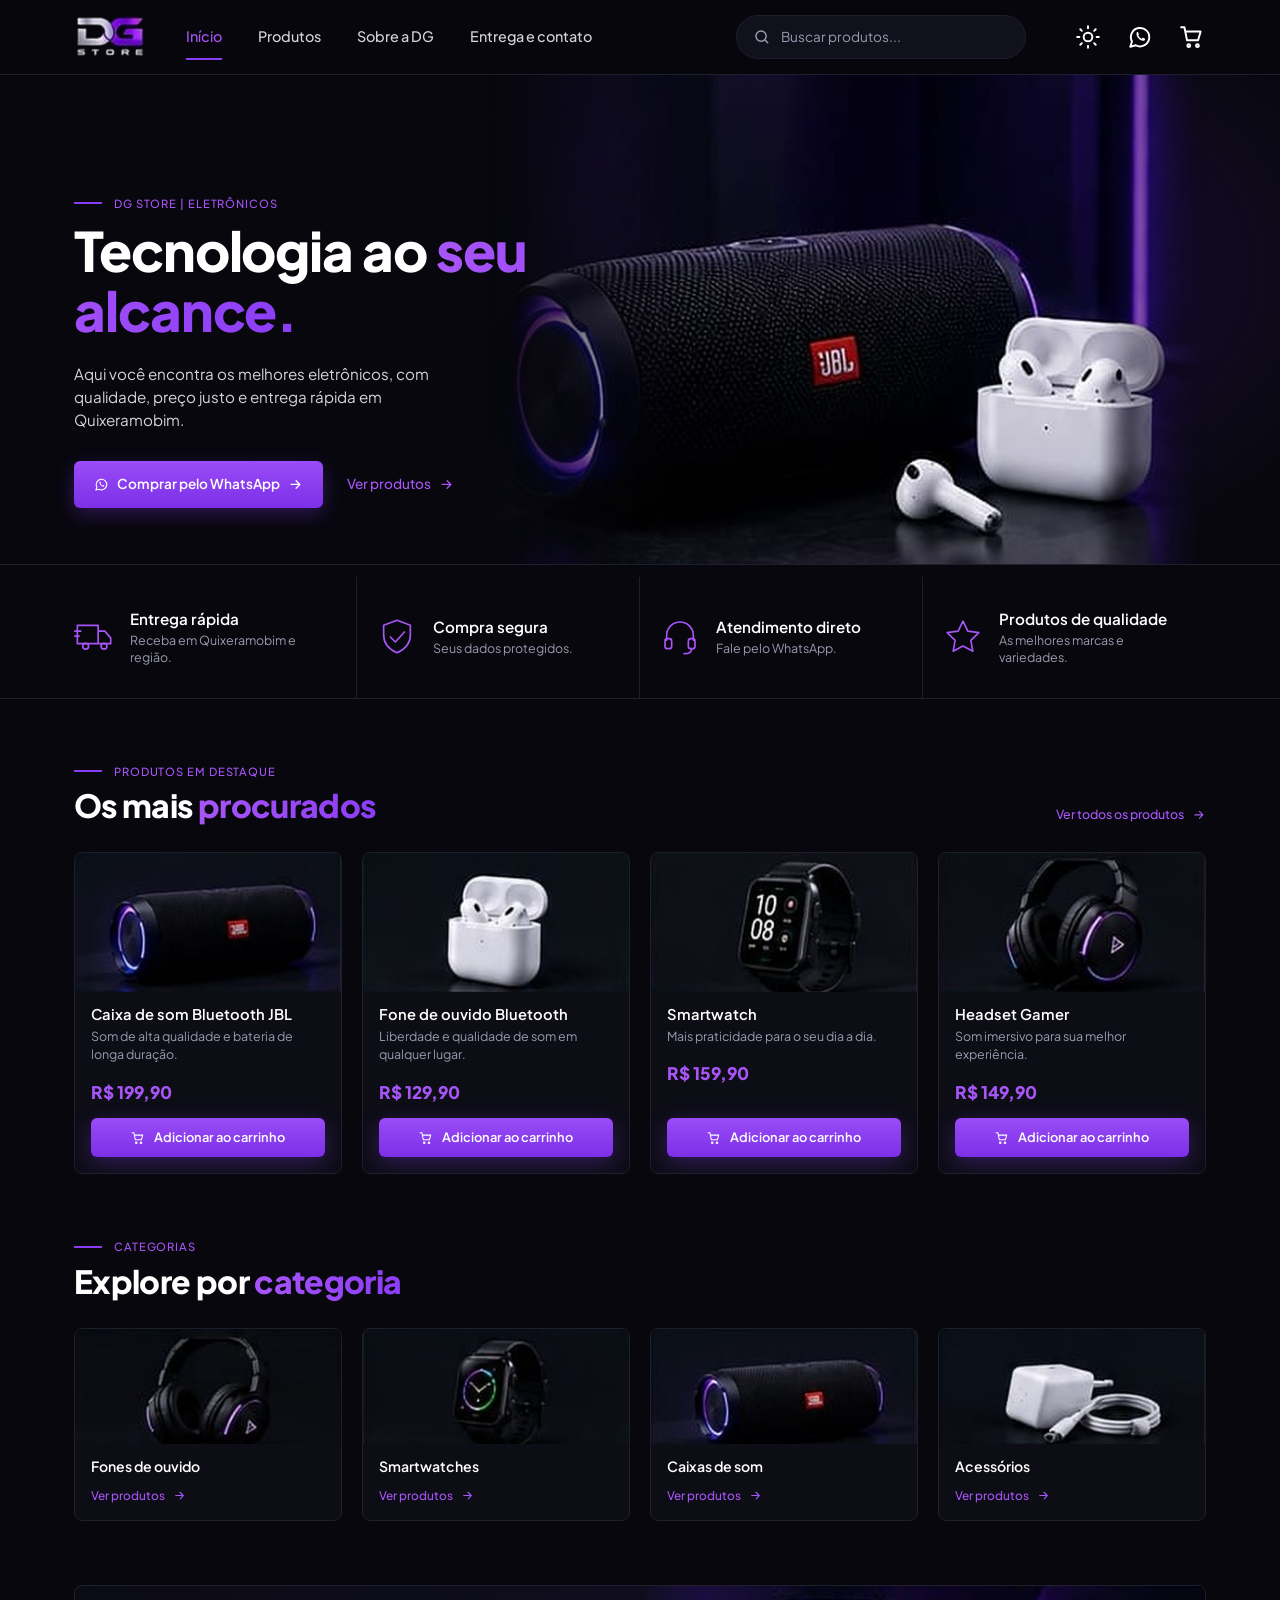
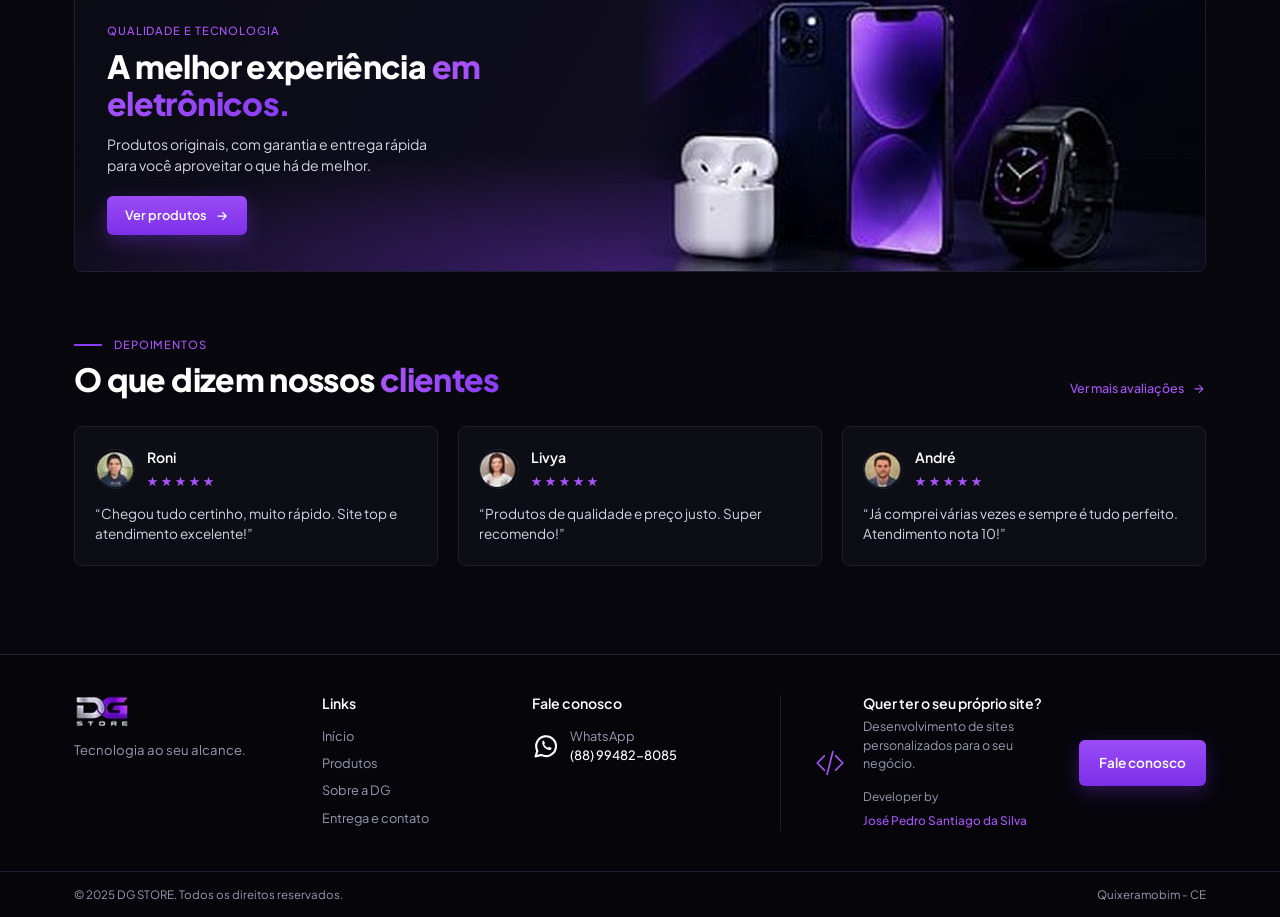
<file: index.html>
<!DOCTYPE html>
<html lang="pt-BR">
<head>
  <meta charset="UTF-8">
  <meta name="viewport" content="width=device-width, initial-scale=1">
  <title>DG Store | Tecnologia ao seu alcance</title>
  <meta name="description" content="Os melhores eletrônicos com qualidade, preço justo e entrega rápida em Quixeramobim.">
  <meta name="theme-color" content="#07070d">
  <script src="js/theme.js"></script>
  <link rel="preconnect" href="https://fonts.googleapis.com">
  <link rel="preconnect" href="https://fonts.gstatic.com" crossorigin>
  <link href="https://fonts.googleapis.com/css2?family=Plus+Jakarta+Sans:wght@400;500;600;700;800&display=swap" rel="stylesheet">
  <link rel="stylesheet" href="css/base.css">
  <link rel="stylesheet" href="css/header.css">
  <link rel="stylesheet" href="css/hero.css">
  <link rel="stylesheet" href="css/sections.css">
  <link rel="stylesheet" href="css/cart.css">
  <link rel="stylesheet" href="css/footer.css">
</head>
<body class="home">
<div id="app-header"></div>

<main>
  <!-- 1. Hero -->
  <div class="intro screen">
  <section class="hero" id="inicio">
    <div class="container hero__inner">
      <div class="hero__content">
        <p class="eyebrow">DG Store | Eletrônicos</p>
        <h1>Tecnologia ao <span class="grad">seu alcance.</span></h1>
        <p class="hero__text">Aqui você encontra os melhores eletrônicos, com qualidade, preço justo e entrega rápida em Quixeramobim.</p>
        <div class="hero__actions">
          <a href="#" class="btn btn--primary" data-wa><svg class="icon"><use href="#i-wa"/></svg>Comprar pelo WhatsApp<svg class="icon"><use href="#i-arrow"/></svg></a>
          <a href="#produtos" class="link-arrow">Ver produtos <svg class="icon"><use href="#i-arrow"/></svg></a>
        </div>
      </div>
      <div class="hero__media"><img src="assets/img/hero.jpg" alt="Caixa de som JBL e fones de ouvido sem fio" width="1188" height="608" fetchpriority="high"></div>
    </div>
  </section>

  <!-- 2. Diferenciais -->
  <section class="features">
    <ul class="container features__list">
      <li><svg class="icon icon--xl"><use href="#i-truck"/></svg><div><strong>Entrega rápida</strong><span>Receba em Quixeramobim e região.</span></div></li>
      <li><svg class="icon icon--xl"><use href="#i-shield"/></svg><div><strong>Compra segura</strong><span>Seus dados protegidos.</span></div></li>
      <li><svg class="icon icon--xl"><use href="#i-headset"/></svg><div><strong>Atendimento direto</strong><span>Fale pelo WhatsApp.</span></div></li>
      <li><svg class="icon icon--xl"><use href="#i-star"/></svg><div><strong>Produtos de qualidade</strong><span>As melhores marcas e variedades.</span></div></li>
    </ul>
  </section>
  </div>

  <!-- 3. Mais procurados -->
  <section class="section screen" id="produtos">
    <div class="container">
      <header class="section__head">
        <div>
          <p class="eyebrow">Produtos em destaque</p>
          <h2>Os mais <span class="grad">procurados</span></h2>
        </div>
        <a href="#categorias" class="link-arrow link-arrow--sm">Ver todos os produtos <svg class="icon"><use href="#i-arrow"/></svg></a>
      </header>
      <div class="grid grid--products" id="productGrid"></div>
      <p class="empty" id="emptyMsg" hidden>Nenhum produto encontrado para sua busca.</p>
    </div>
  </section>

  <!-- 4. Categorias -->
  <section class="section screen" id="categorias">
    <div class="container">
      <header class="section__head">
        <div>
          <p class="eyebrow">Categorias</p>
          <h2>Explore por <span class="grad">categoria</span></h2>
        </div>
      </header>
      <div class="grid grid--categories" id="categoryGrid"></div>
    </div>
  </section>

  <!-- 5. Banner -->
  <section class="section screen" id="sobre">
    <div class="container">
      <div class="promo on-dark">
        <div class="promo__content">
          <p class="eyebrow eyebrow--plain">Qualidade e tecnologia</p>
          <h2>A melhor experiência <span class="grad">em eletrônicos.</span></h2>
          <p>Produtos originais, com garantia e entrega rápida para você aproveitar o que há de melhor.</p>
          <a href="#produtos" class="btn btn--primary btn--sm">Ver produtos <svg class="icon"><use href="#i-arrow"/></svg></a>
        </div>
        <div class="promo__media">
          <picture>
            <source media="(max-width: 899px)" srcset="assets/img/banner-m.jpg">
            <img src="assets/img/banner.jpg" alt="Smartphone, fones e smartwatch" loading="lazy">
          </picture>
        </div>
      </div>
    </div>
  </section>

  <!-- 6. Depoimentos -->
  <section class="section screen">
    <div class="container">
      <header class="section__head">
        <div>
          <p class="eyebrow">Depoimentos</p>
          <h2>O que dizem nossos <span class="grad">clientes</span></h2>
        </div>
        <a href="#" class="link-arrow link-arrow--sm" data-wa>Ver mais avaliações <svg class="icon"><use href="#i-arrow"/></svg></a>
      </header>
      <div class="grid grid--reviews" id="reviewGrid"></div>
    </div>
  </section>
</main>

<div id="app-footer"></div>

<script src="js/data.js"></script>
<script src="js/utils.js"></script>
<script src="js/cart.js"></script>
<script src="js/layout.js"></script>
<script src="js/cart-ui.js"></script>
<script src="js/render.js"></script>
<script src="js/main.js"></script>
</body>
</html>
</file>
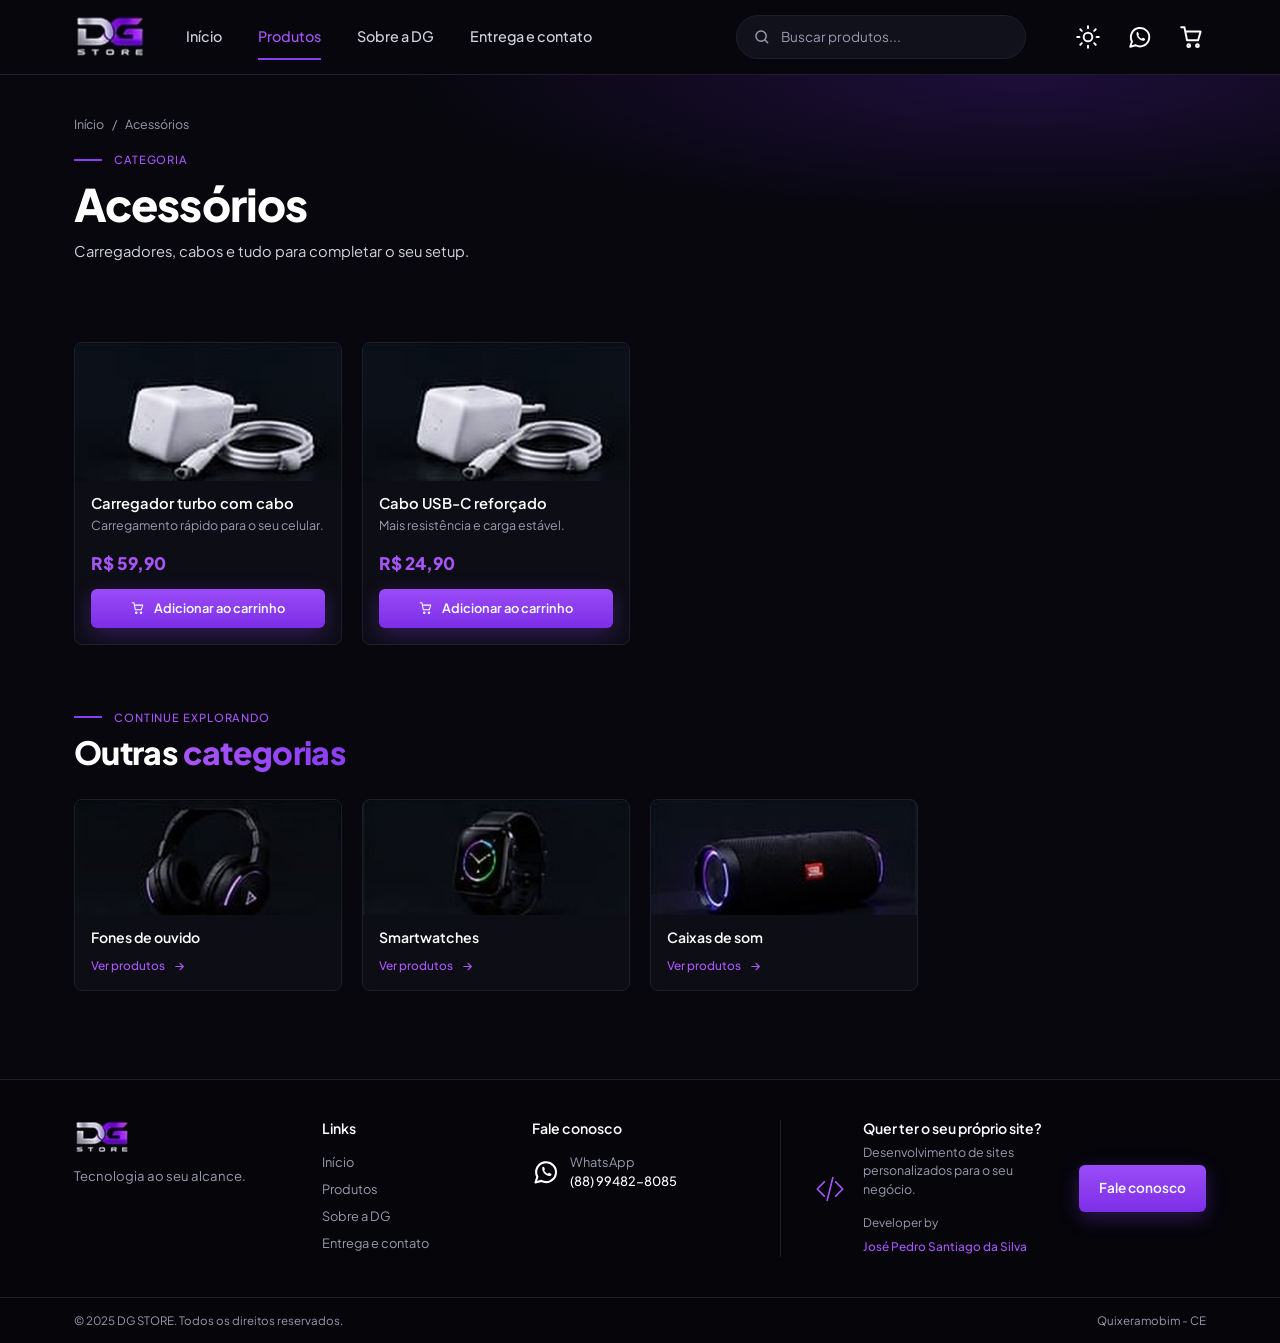
<file: acessorios.html>
<!DOCTYPE html>
<html lang="pt-BR">
<head>
  <meta charset="UTF-8">
  <meta name="viewport" content="width=device-width, initial-scale=1">
  <title>Acessórios | DG Store</title>
  <meta name="theme-color" content="#07070d">
  <script src="js/theme.js"></script>
  <link rel="preconnect" href="https://fonts.googleapis.com">
  <link rel="preconnect" href="https://fonts.gstatic.com" crossorigin>
  <link href="https://fonts.googleapis.com/css2?family=Plus+Jakarta+Sans:wght@400;500;600;700;800&display=swap" rel="stylesheet">
  <link rel="stylesheet" href="css/base.css">
  <link rel="stylesheet" href="css/header.css">
  <link rel="stylesheet" href="css/sections.css">
  <link rel="stylesheet" href="css/cart.css">
  <link rel="stylesheet" href="css/footer.css">
</head>
<body data-category="acessorios">
<div id="app-header"></div>

<main>
  <section class="page-head">
    <div class="container">
      <nav class="breadcrumb" aria-label="Você está em">
        <a href="index.html">Início</a><span>/</span><span id="catName">Acessórios</span>
      </nav>
      <p class="eyebrow">Categoria</p>
      <h1 id="catTitle">Acessórios</h1>
      <p class="page-head__desc" id="catDesc"></p>
    </div>
  </section>

  <section class="section" id="produtos">
    <div class="container">
      <div class="grid grid--products" id="productGrid"></div>
      <p class="empty" id="emptyMsg" hidden>Nenhum produto encontrado.</p>
    </div>
  </section>

  <section class="section">
    <div class="container">
      <header class="section__head">
        <div>
          <p class="eyebrow">Continue explorando</p>
          <h2>Outras <span class="grad">categorias</span></h2>
        </div>
      </header>
      <div class="grid grid--categories" id="categoryGrid"></div>
    </div>
  </section>
</main>

<div id="app-footer"></div>

<script src="js/data.js"></script>
<script src="js/utils.js"></script>
<script src="js/cart.js"></script>
<script src="js/layout.js"></script>
<script src="js/cart-ui.js"></script>
<script src="js/render.js"></script>
<script src="js/main.js"></script>
</body>
</html>
</file>
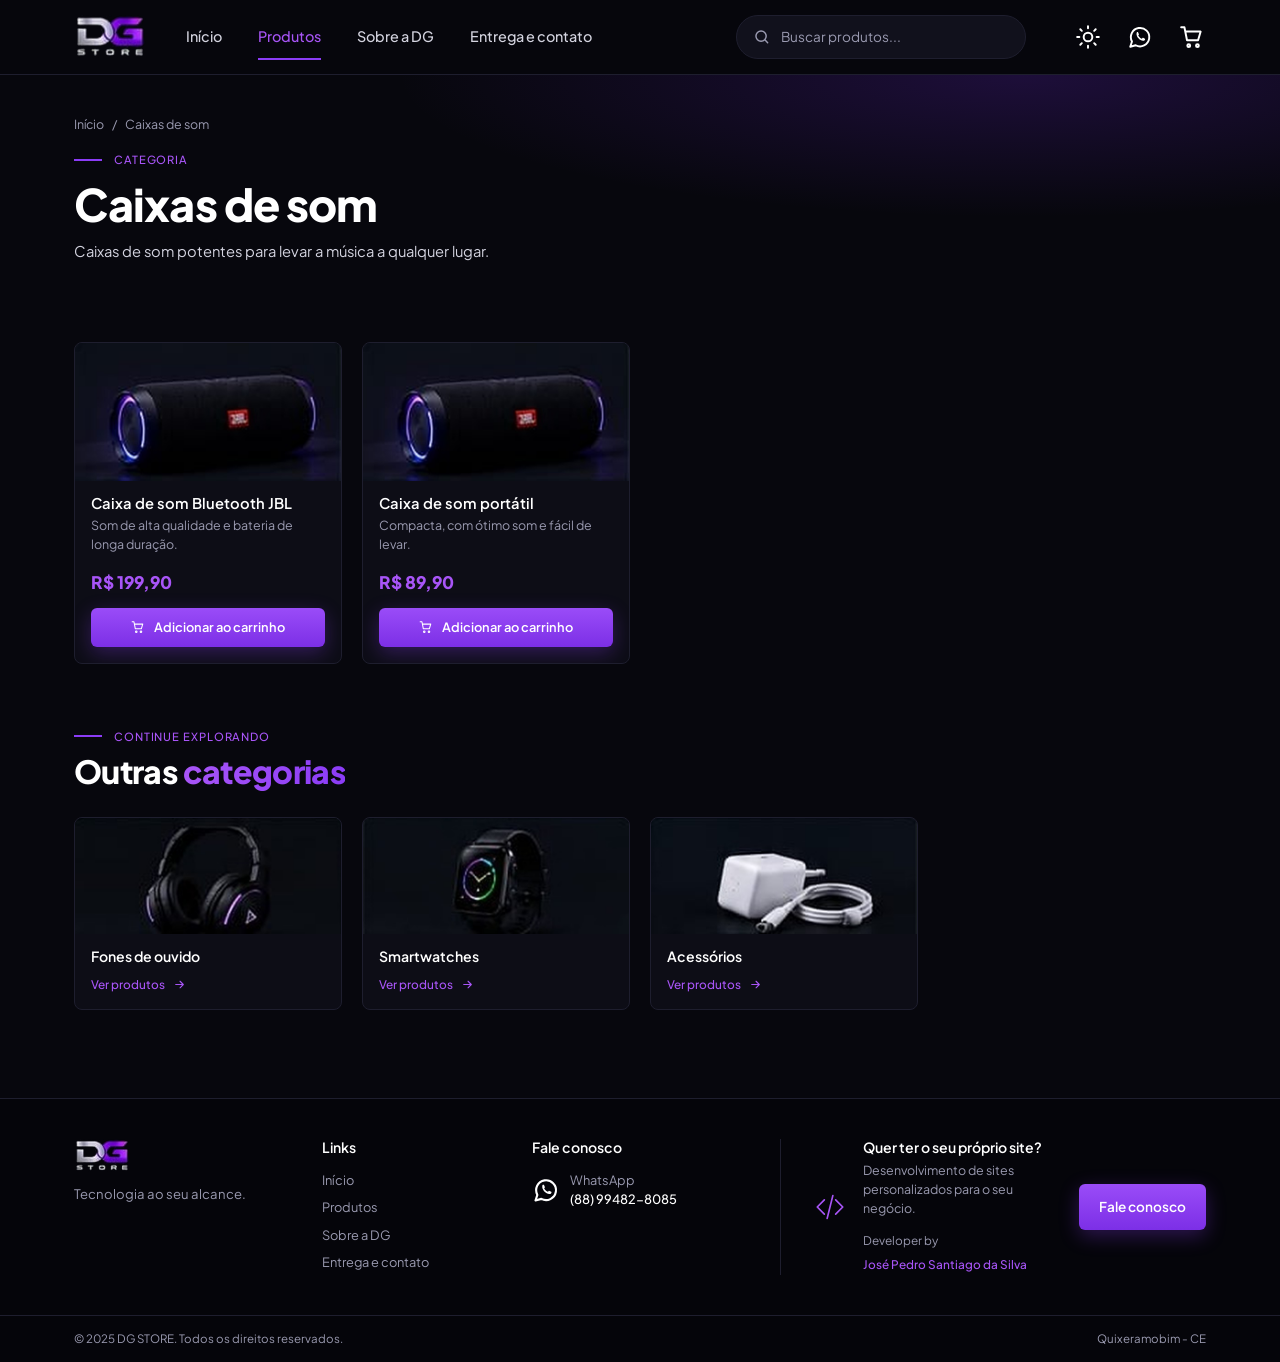
<file: caixas-de-som.html>
<!DOCTYPE html>
<html lang="pt-BR">
<head>
  <meta charset="UTF-8">
  <meta name="viewport" content="width=device-width, initial-scale=1">
  <title>Caixas de som | DG Store</title>
  <meta name="theme-color" content="#07070d">
  <script src="js/theme.js"></script>
  <link rel="preconnect" href="https://fonts.googleapis.com">
  <link rel="preconnect" href="https://fonts.gstatic.com" crossorigin>
  <link href="https://fonts.googleapis.com/css2?family=Plus+Jakarta+Sans:wght@400;500;600;700;800&display=swap" rel="stylesheet">
  <link rel="stylesheet" href="css/base.css">
  <link rel="stylesheet" href="css/header.css">
  <link rel="stylesheet" href="css/sections.css">
  <link rel="stylesheet" href="css/cart.css">
  <link rel="stylesheet" href="css/footer.css">
</head>
<body data-category="caixas-de-som">
<div id="app-header"></div>

<main>
  <section class="page-head">
    <div class="container">
      <nav class="breadcrumb" aria-label="Você está em">
        <a href="index.html">Início</a><span>/</span><span id="catName">Caixas de som</span>
      </nav>
      <p class="eyebrow">Categoria</p>
      <h1 id="catTitle">Caixas de som</h1>
      <p class="page-head__desc" id="catDesc"></p>
    </div>
  </section>

  <section class="section" id="produtos">
    <div class="container">
      <div class="grid grid--products" id="productGrid"></div>
      <p class="empty" id="emptyMsg" hidden>Nenhum produto encontrado.</p>
    </div>
  </section>

  <section class="section">
    <div class="container">
      <header class="section__head">
        <div>
          <p class="eyebrow">Continue explorando</p>
          <h2>Outras <span class="grad">categorias</span></h2>
        </div>
      </header>
      <div class="grid grid--categories" id="categoryGrid"></div>
    </div>
  </section>
</main>

<div id="app-footer"></div>

<script src="js/data.js"></script>
<script src="js/utils.js"></script>
<script src="js/cart.js"></script>
<script src="js/layout.js"></script>
<script src="js/cart-ui.js"></script>
<script src="js/render.js"></script>
<script src="js/main.js"></script>
</body>
</html>
</file>
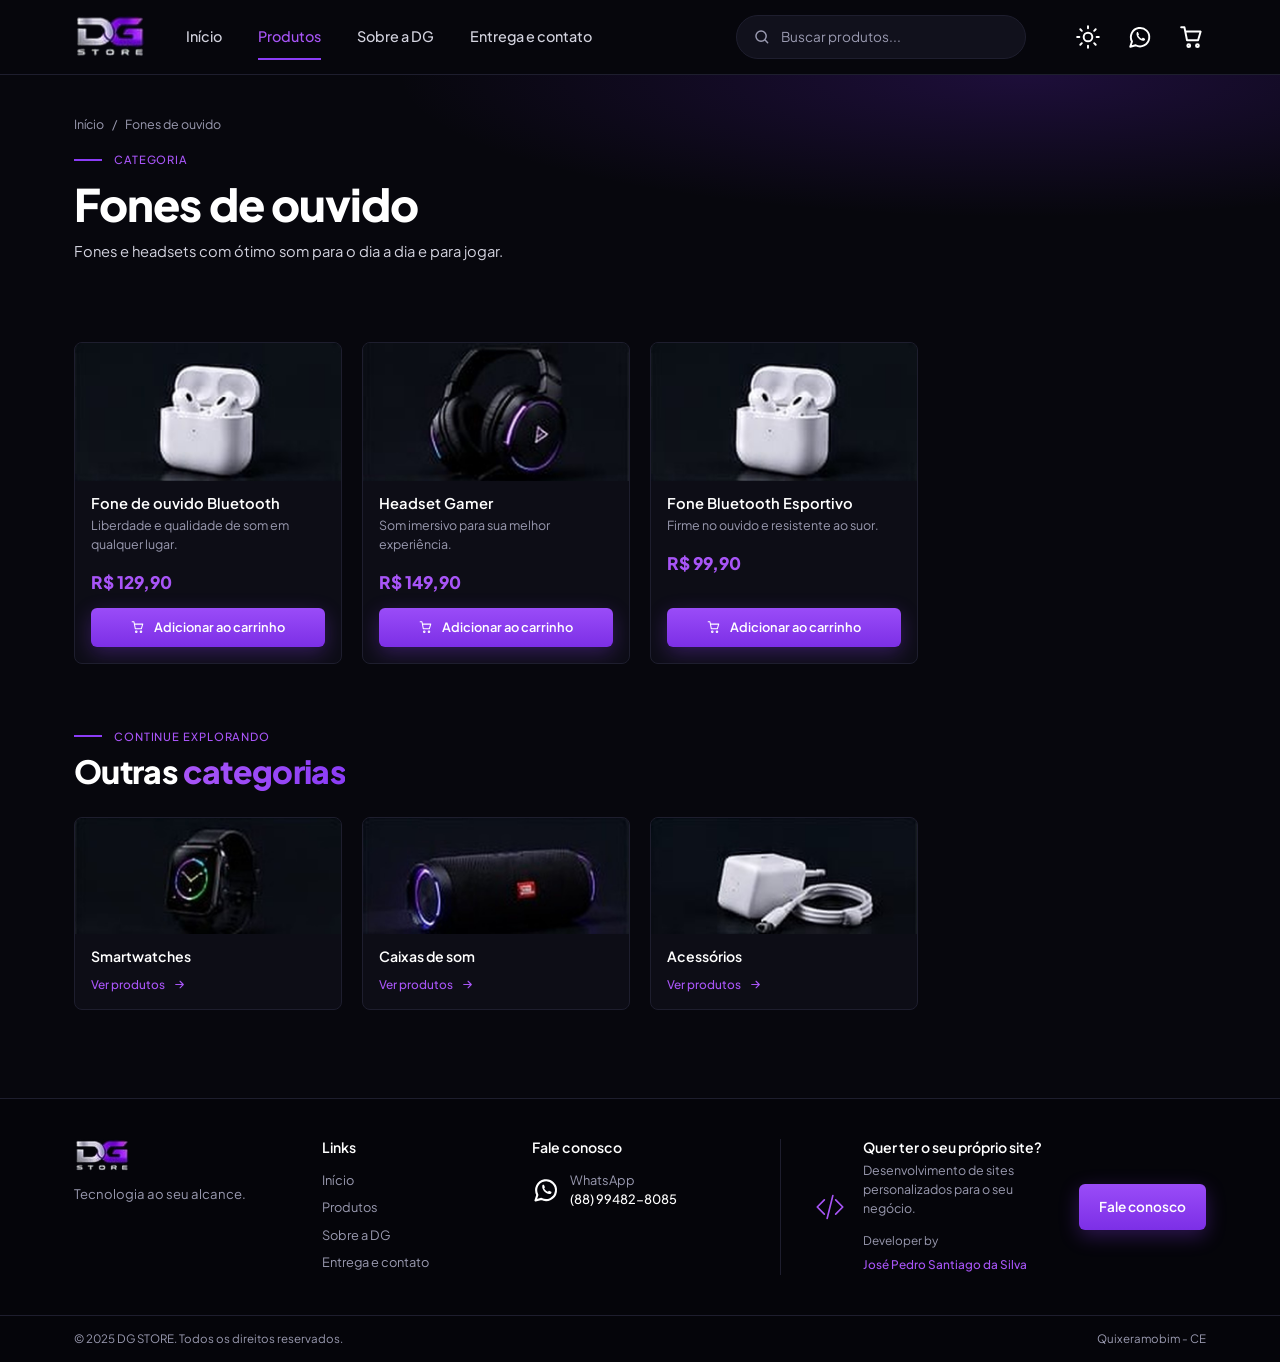
<file: fones-de-ouvido.html>
<!DOCTYPE html>
<html lang="pt-BR">
<head>
  <meta charset="UTF-8">
  <meta name="viewport" content="width=device-width, initial-scale=1">
  <title>Fones de ouvido | DG Store</title>
  <meta name="theme-color" content="#07070d">
  <script src="js/theme.js"></script>
  <link rel="preconnect" href="https://fonts.googleapis.com">
  <link rel="preconnect" href="https://fonts.gstatic.com" crossorigin>
  <link href="https://fonts.googleapis.com/css2?family=Plus+Jakarta+Sans:wght@400;500;600;700;800&display=swap" rel="stylesheet">
  <link rel="stylesheet" href="css/base.css">
  <link rel="stylesheet" href="css/header.css">
  <link rel="stylesheet" href="css/sections.css">
  <link rel="stylesheet" href="css/cart.css">
  <link rel="stylesheet" href="css/footer.css">
</head>
<body data-category="fones-de-ouvido">
<div id="app-header"></div>

<main>
  <section class="page-head">
    <div class="container">
      <nav class="breadcrumb" aria-label="Você está em">
        <a href="index.html">Início</a><span>/</span><span id="catName">Fones de ouvido</span>
      </nav>
      <p class="eyebrow">Categoria</p>
      <h1 id="catTitle">Fones de ouvido</h1>
      <p class="page-head__desc" id="catDesc"></p>
    </div>
  </section>

  <section class="section" id="produtos">
    <div class="container">
      <div class="grid grid--products" id="productGrid"></div>
      <p class="empty" id="emptyMsg" hidden>Nenhum produto encontrado.</p>
    </div>
  </section>

  <section class="section">
    <div class="container">
      <header class="section__head">
        <div>
          <p class="eyebrow">Continue explorando</p>
          <h2>Outras <span class="grad">categorias</span></h2>
        </div>
      </header>
      <div class="grid grid--categories" id="categoryGrid"></div>
    </div>
  </section>
</main>

<div id="app-footer"></div>

<script src="js/data.js"></script>
<script src="js/utils.js"></script>
<script src="js/cart.js"></script>
<script src="js/layout.js"></script>
<script src="js/cart-ui.js"></script>
<script src="js/render.js"></script>
<script src="js/main.js"></script>
</body>
</html>
</file>
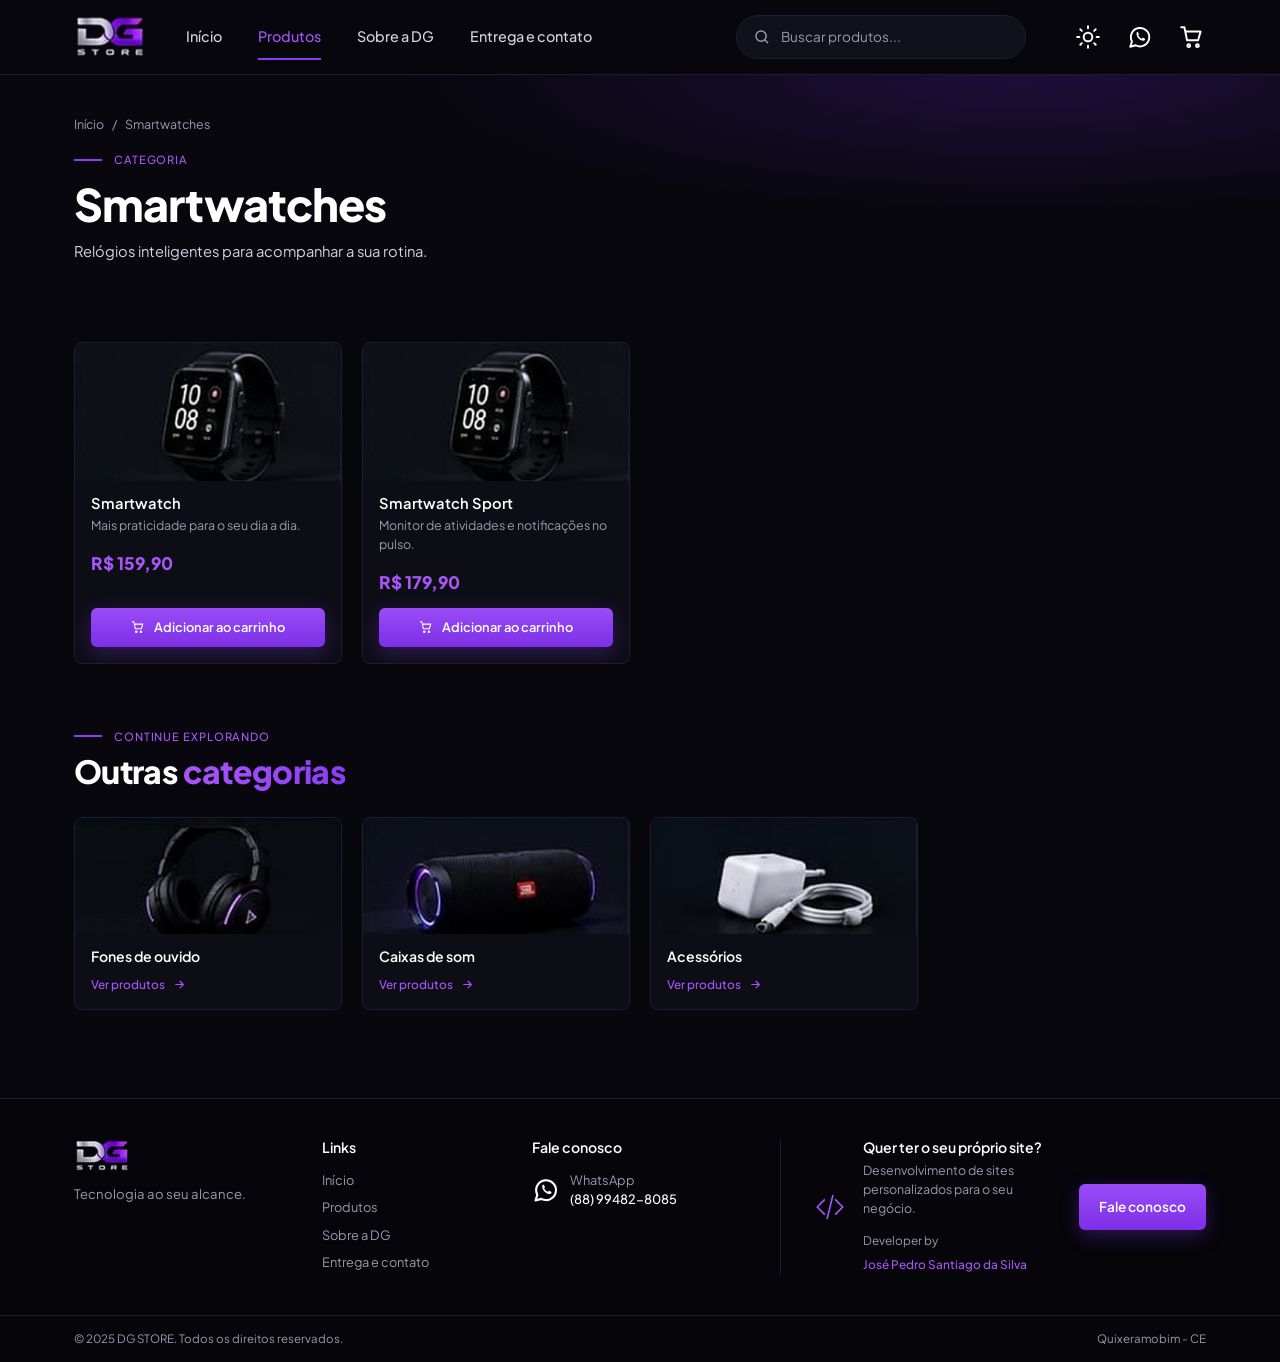
<file: smartwatches.html>
<!DOCTYPE html>
<html lang="pt-BR">
<head>
  <meta charset="UTF-8">
  <meta name="viewport" content="width=device-width, initial-scale=1">
  <title>Smartwatches | DG Store</title>
  <meta name="theme-color" content="#07070d">
  <script src="js/theme.js"></script>
  <link rel="preconnect" href="https://fonts.googleapis.com">
  <link rel="preconnect" href="https://fonts.gstatic.com" crossorigin>
  <link href="https://fonts.googleapis.com/css2?family=Plus+Jakarta+Sans:wght@400;500;600;700;800&display=swap" rel="stylesheet">
  <link rel="stylesheet" href="css/base.css">
  <link rel="stylesheet" href="css/header.css">
  <link rel="stylesheet" href="css/sections.css">
  <link rel="stylesheet" href="css/cart.css">
  <link rel="stylesheet" href="css/footer.css">
</head>
<body data-category="smartwatches">
<div id="app-header"></div>

<main>
  <section class="page-head">
    <div class="container">
      <nav class="breadcrumb" aria-label="Você está em">
        <a href="index.html">Início</a><span>/</span><span id="catName">Smartwatches</span>
      </nav>
      <p class="eyebrow">Categoria</p>
      <h1 id="catTitle">Smartwatches</h1>
      <p class="page-head__desc" id="catDesc"></p>
    </div>
  </section>

  <section class="section" id="produtos">
    <div class="container">
      <div class="grid grid--products" id="productGrid"></div>
      <p class="empty" id="emptyMsg" hidden>Nenhum produto encontrado.</p>
    </div>
  </section>

  <section class="section">
    <div class="container">
      <header class="section__head">
        <div>
          <p class="eyebrow">Continue explorando</p>
          <h2>Outras <span class="grad">categorias</span></h2>
        </div>
      </header>
      <div class="grid grid--categories" id="categoryGrid"></div>
    </div>
  </section>
</main>

<div id="app-footer"></div>

<script src="js/data.js"></script>
<script src="js/utils.js"></script>
<script src="js/cart.js"></script>
<script src="js/layout.js"></script>
<script src="js/cart-ui.js"></script>
<script src="js/render.js"></script>
<script src="js/main.js"></script>
</body>
</html>
</file>
<file: css/base.css>
/* ===== Variáveis ===== */
:root {
  --radius: 8px;
  --container: 1180px;
  --header-h: 64px;
  --font: "Plus Jakarta Sans", system-ui, -apple-system, "Segoe UI", sans-serif;
  --purple: #8b3cf6;
  --img-bg: #0b0f17; /* fundo das fotos de produto (escuras nos dois temas) */
}
@media (min-width: 900px) { :root { --header-h: 72px; } }

/* ===== Tema escuro (padrão). .on-dark mantém hero/banner escuros também no tema claro ===== */
:root, .on-dark {
  color-scheme: dark;
  --bg: #07070d;
  --surface: #0d0d16;
  --surface-2: #11111c;
  --border: #1e1e2e;
  --text: #ffffff;
  --text-soft: #d4d4e0;
  --muted: #9a9ab0;
  --purple-light: #a855f7;
  --grad-a: #a855f7;
  --grad-b: #8b3cf6;
  --header-bg: rgba(7, 7, 13, .94);
  --footer-bg: #05050a;
  --glow: rgba(109, 40, 217, .28);
}

/* ===== Tema claro ===== */
:root[data-theme="light"] {
  color-scheme: light;
  --bg: #f4f4fa;
  --surface: #ffffff;
  --surface-2: #ececf6;
  --border: #dedeea;
  --text: #12121c;
  --text-soft: #3a3a52;
  --muted: #5f5f78;
  --purple-light: #7a2fe0;
  --grad-a: #8b3cf6;
  --grad-b: #6d28d9;
  --header-bg: rgba(255, 255, 255, .92);
  --footer-bg: #ffffff;
  --glow: rgba(139, 60, 246, .14);
}
.on-dark { color: var(--text); }

/* ===== Reset ===== */
*, *::before, *::after { box-sizing: border-box; margin: 0; padding: 0; }
html {
  scroll-behavior: smooth;
  scroll-padding-top: var(--header-h);
  scroll-snap-type: y proximity; /* só age em elementos com scroll-snap-align (.screen) */
}
body {
  font-family: var(--font);
  background: var(--bg);
  color: var(--text);
  line-height: 1.5;
  -webkit-font-smoothing: antialiased;
  overflow-x: hidden;
}
body.no-scroll { overflow: hidden; }
img { display: block; max-width: 100%; height: auto; }
a { color: inherit; text-decoration: none; }
ul { list-style: none; }
button, input { font: inherit; color: inherit; }
button { background: none; border: 0; cursor: pointer; }
[hidden] { display: none !important; }
:focus-visible { outline: 2px solid var(--purple-light); outline-offset: 3px; }

/* ===== Layout ===== */
.container { width: 100%; max-width: var(--container); margin-inline: auto; padding-inline: 16px; }
@media (min-width: 600px) { .container { padding-inline: 24px; } }

/* Mobile: cada seção ocupa a tela inteira (abaixo do cabeçalho) */
.screen {
  display: flex;
  flex-direction: column;
  justify-content: center;
  min-height: calc(100vh - var(--header-h));
  min-height: calc(100svh - var(--header-h));
  scroll-snap-align: start;
}
/* Desktop: fluxo normal, sem tela cheia */
@media (min-width: 900px) {
  html { scroll-snap-type: none; }
  .screen { display: block; min-height: 0; scroll-snap-align: none; }
}

/* ===== Ícones ===== */
.icon { width: 1.1em; height: 1.1em; flex-shrink: 0; }
.icon--lg { width: 26px; height: 26px; }
.icon--xl { width: 40px; height: 40px; color: var(--purple-light); }

/* ===== Tipografia ===== */
h1, h2, h3 { line-height: 1.15; letter-spacing: -0.02em; }
h2 { font-size: clamp(1.5rem, 5vw, 2rem); font-weight: 800; }
.grad { background: linear-gradient(90deg, var(--grad-a), var(--grad-b)); -webkit-background-clip: text; background-clip: text; -webkit-text-fill-color: transparent; }

.eyebrow {
  display: flex;
  align-items: center;
  gap: 12px;
  margin-bottom: 10px;
  font-size: 0.7rem;
  font-weight: 500;
  letter-spacing: 0.08em;
  text-transform: uppercase;
  color: var(--purple-light);
}
.eyebrow::before { content: ""; width: 28px; height: 2px; background: var(--purple); }
.eyebrow--plain::before { display: none; }

/* ===== Botões e links ===== */
.btn {
  display: inline-flex;
  align-items: center;
  justify-content: center;
  gap: 8px;
  padding: 13px 20px;
  border-radius: 6px;
  font-size: 0.85rem;
  font-weight: 600;
  white-space: nowrap;
  transition: transform .2s, filter .2s;
}
.btn--primary { color: #fff; background: linear-gradient(180deg, #9a4cf8, #7c2fe6); box-shadow: 0 6px 20px rgba(139, 60, 246, .3); }
.btn--primary:hover:not(:disabled) { transform: translateY(-2px); filter: brightness(1.1); }
.btn:disabled { opacity: .45; cursor: not-allowed; box-shadow: none; }
.btn--sm { padding: 10px 12px; font-size: 0.78rem; }
.btn--block { width: 100%; }

.link-arrow {
  display: inline-flex;
  align-items: center;
  gap: 8px;
  font-size: 0.85rem;
  font-weight: 500;
  color: var(--purple-light);
  transition: gap .2s;
}
.link-arrow:hover { gap: 12px; }
.link-arrow--sm { font-size: 0.78rem; }

/* Evita "pulo" de layout enquanto o cabeçalho é montado pelo JS */
#app-header { min-height: var(--header-h); }

/* Respeita quem prefere menos animação */
@media (prefers-reduced-motion: reduce) {
  html { scroll-behavior: auto; }
  *, *::before, *::after { animation: none !important; transition: none !important; }
}
</file>
<file: css/header.css>
.header {
  position: sticky;
  top: 0;
  z-index: 50;
  background: var(--header-bg);
  border-bottom: 1px solid var(--border);
}
.header__inner { display: flex; align-items: center; min-height: var(--header-h); }
.logo img { width: 60px; height: auto; }

/* Mobile: menu em painel que abre sob o cabeçalho */
.header__menu {
  position: absolute;
  top: 100%; left: 0; right: 0;
  display: none;
  flex-direction: column;
  gap: 16px;
  padding: 8px 16px 24px;
  background: var(--bg);
  border-bottom: 1px solid var(--border);
}
.header__menu.is-open { display: flex; }

.nav { display: flex; flex-direction: column; }
.nav__link {
  position: relative;
  padding: 14px 0;
  border-bottom: 1px solid var(--border);
  font-size: 0.95rem;
  font-weight: 500;
  color: var(--text-soft);
}
.nav__link:hover, .nav__link.is-active { color: var(--purple-light); }

.search {
  display: flex;
  align-items: center;
  gap: 10px;
  padding: 12px 16px;
  background: var(--surface-2);
  border: 1px solid var(--border);
  border-radius: 999px;
  color: var(--muted);
}
.search:focus-within { border-color: var(--purple); }
.search input { flex: 1; min-width: 0; background: none; border: 0; outline: 0; font-size: 1rem; color: var(--text); }
.search input::placeholder { color: var(--muted); }

.header__actions { display: flex; align-items: center; gap: 2px; margin-left: auto; margin-right: -8px; }
.icon-btn { position: relative; display: grid; place-items: center; min-width: 44px; min-height: 44px; transition: color .2s; }
.icon-btn:hover { color: var(--purple-light); }
.cart__badge {
  position: absolute;
  top: 3px; right: 1px;
  display: grid; place-items: center;
  min-width: 18px; height: 18px; padding: 0 4px;
  background: var(--purple);
  border-radius: 999px;
  font-size: 0.66rem;
  font-weight: 700;
}

/* Hambúrguer */
.burger { display: flex; flex-direction: column; justify-content: space-between; width: 44px; height: 44px; padding: 12px 9px; }
.burger span { height: 2px; background: var(--text); border-radius: 2px; transition: transform .25s, opacity .25s; }
.burger[aria-expanded="true"] span:nth-child(1) { transform: translateY(9px) rotate(45deg); }
.burger[aria-expanded="true"] span:nth-child(2) { opacity: 0; }
.burger[aria-expanded="true"] span:nth-child(3) { transform: translateY(-9px) rotate(-45deg); }

/* Desktop: menu em linha */
@media (min-width: 900px) {
  .header__inner { gap: 40px; }
  .logo img { width: 72px; }
  .burger { display: none; }
  .header__menu {
    position: static;
    flex: 1;
    display: flex;
    flex-direction: row;
    align-items: center;
    gap: 24px;
    padding: 0;
    background: none;
    border: 0;
  }
  .nav { flex-direction: row; gap: 36px; }
  .nav__link { padding: 26px 0; border: 0; font-size: 0.9rem; }
  .nav__link.is-active::after {
    content: "";
    position: absolute;
    left: 0; right: 0; bottom: 14px;
    height: 2px;
    background: var(--purple);
  }
  .search { width: 100%; max-width: 290px; margin-left: auto; padding: 11px 16px; }
  .header { backdrop-filter: blur(12px); }
  .header__actions { margin-left: 0; margin-right: -8px; gap: 8px; }
  .search input { font-size: 0.85rem; }
}

/* ===== Botão de tema: mostra o sol no escuro e a lua no claro ===== */
.theme-toggle .icon-moon { display: none; }
:root[data-theme="light"] .theme-toggle .icon-sun { display: none; }
:root[data-theme="light"] .theme-toggle .icon-moon { display: block; }
/* Dois logos: o claro escurece o D e o STORE mantendo o G roxo */
.logo-img--light { display: none; }
:root[data-theme="light"] .logo-img--dark { display: none; }
:root[data-theme="light"] .logo-img--light { display: block; }
.burger span { background: var(--text); }
</file>
<file: css/hero.css>
/* ===== Mobile: hero + diferenciais formam uma única tela escura ===== */
.intro {
  background: radial-gradient(ellipse 90% 40% at 50% 55%, var(--glow), transparent 70%), var(--bg);
  border-bottom: 1px solid var(--border);
  color: var(--text);
}

.hero {
  position: relative;
  flex: 1;
  display: flex;
  flex-direction: column;
  overflow: hidden;
}

/* Degradê atrás do texto para manter a leitura sobre a imagem */


.hero__inner {
  flex: 1;
  display: flex;
  flex-direction: column;
  gap: 10px;
}

.hero__content {
  padding-top: clamp(20px, 4svh, 40px);
}

.hero .eyebrow { font-size: 0.8rem; margin-bottom: 10px; }

.hero h1 {
  margin-bottom: 14px;
  font-size: clamp(2.4rem, 11.5vw, 3.4rem);
  font-weight: 800;
  line-height: 1.1;
}

.hero__text {
  max-width: 440px;
  margin-bottom: 18px;
  font-size: 1.05rem;
  line-height: 1.55;
  color: var(--text-soft);
}

.hero__actions {
  display: flex;
  align-items: center;
  flex-wrap: wrap;
  gap: 14px 24px;
}

.hero__actions .btn { padding: 16px 24px; font-size: 1rem; }
.hero__actions .link-arrow { font-size: 1rem; }

/* Foto: mesmo tamanho e posição nos dois temas */
.hero__media {
  margin-top: auto;
  aspect-ratio: 3 / 1;
  overflow: hidden;
  border: 1px solid var(--border);
  border-radius: 14px;
  box-shadow: 0 12px 28px rgba(80, 30, 160, .22);
}

.hero__media img {
  width: 100%;
  height: 100%;
  object-fit: cover;
  object-position: center 60%;
}

/* Diferenciais: 4 cartões (2x2) */
.features__list {
  display: grid;
  grid-template-columns: 1fr 1fr;
  gap: 10px;
  padding-bottom: 16px;
  margin-top: 12px;
}

.features__list li {
  display: flex;
  flex-direction: column;
  gap: 6px;
  padding: 10px 12px;
  background: rgba(255, 255, 255, .05);
  border: 1px solid rgba(255, 255, 255, .1);
  border-radius: var(--radius);
}

.features__list .icon--xl { width: 30px; height: 30px; }

.features__list strong {
  display: block;
  margin-bottom: 2px;
  font-size: 0.92rem;
  line-height: 1.25;
  font-weight: 600;
  color: var(--text);
}

.features__list span {
  display: block;
  font-size: 0.7rem;
  line-height: 1.35;
  color: #b4b4c8;
}

/* ===== Desktop: hero com imagem à direita e faixa de diferenciais abaixo ===== */
@media (min-width: 900px) {
  .intro {
    background: none;
    color: inherit;
    border-bottom: 0;
  }

  /* No desktop o hero é sempre escuro (a foto tem fundo escuro), em qualquer tema */
  .hero {
    --bg: #07070d;
    --border: #1e1e2e;
    --text: #ffffff;
    --text-soft: #d4d4e0;
    --purple-light: #a855f7;
    --grad-a: #a855f7;
    --grad-b: #8b3cf6;
    color: #fff;
  }
  :root[data-theme="light"] .hero__media {
    position: absolute;
    top: 0;
    right: 24px;
    bottom: 0;
    width: min(62%, 720px);
    margin: 0;
    aspect-ratio: auto;
    border-radius: 0;
    box-shadow: none;
    -webkit-mask-image: linear-gradient(to right, transparent, #000 28%, #000 85%, transparent);
    mask-image: linear-gradient(to right, transparent, #000 28%, #000 85%, transparent);
  }

  /* No desktop o hero é sempre escuro (a foto tem fundo escuro), em qualquer tema */
  .hero {
    --bg: #07070d;
    --border: #1e1e2e;
    --text: #ffffff;
    --text-soft: #d4d4e0;
    --purple-light: #a855f7;
    --grad-a: #a855f7;
    --grad-b: #8b3cf6;
    display: block;
    color: #fff;
    border-bottom: 1px solid var(--border);
    background: radial-gradient(ellipse 50% 90% at 75% 40%, rgba(109, 40, 217, .22), transparent 70%), var(--bg);
  }

  .hero .eyebrow { font-size: 0.7rem; margin-bottom: 10px; }
  .hero__actions .btn { padding: 13px 20px; font-size: 0.85rem; }
  .hero__actions .link-arrow { font-size: 0.85rem; }

  .hero__inner {
    position: relative;
    flex-direction: row;
    align-items: center;
    gap: 0;
    min-height: 420px;
  }

  .hero__content {
    position: relative;
    z-index: 2;
    max-width: 460px;
    padding-top: 120px;
    padding-bottom: 56px;
  }

  .hero h1 {
    margin-bottom: 22px;
    font-size: clamp(2.8rem, 4.6vw, 3.4rem);
  }

  .hero__text {
    max-width: 380px;
    margin-bottom: 30px;
    font-size: 0.95rem;
    line-height: 1.5;
  }

  .hero__media {
    position: absolute;
    top: 0;
    right: 24px;
    bottom: 0;
    width: min(62%, 720px);
    margin: 0;
    aspect-ratio: auto;
    overflow: visible;
    border: 0;
    border-radius: 0;
    box-shadow: none;
    -webkit-mask-image: linear-gradient(to right, transparent, #000 28%, #000 85%, transparent);
    mask-image: linear-gradient(to right, transparent, #000 28%, #000 85%, transparent);
  }

  .hero__media img { object-position: center; }

  .features { border-bottom: 1px solid var(--border); }

  .features__list {
    grid-template-columns: repeat(4, 1fr);
    gap: 0;
    padding-bottom: 0;
  }

  .features__list li {
    flex-direction: row;
    align-items: center;
    gap: 16px;
    padding: 32px 20px;
    background: none;
    border: 0;
    border-right: 1px solid var(--border);
    border-radius: 0;
  }

  .features__list li:first-child { padding-left: 0; }
  .features__list li:last-child { border-right: 0; }
  .features__list .icon--xl { width: 40px; height: 40px; }
  .features__list strong { margin-bottom: 4px; font-size: 0.95rem; color: var(--text); }
  .features__list span { font-size: 0.78rem; color: var(--muted); }
}
</file>
<file: css/sections.css>
/* ===== Seção ===== */
.section {
  padding-block: 28px;
}

.section__head {
  display: flex;
  flex-direction: column;
  align-items: flex-start;
  gap: 10px;
  margin-bottom: 20px;
}

.section__head .eyebrow {
  margin-bottom: 8px;
}

/* ===== Grids (mobile: 2 colunas compactas) ===== */
.grid {
  display: grid;
  gap: 12px;
}

.grid--products,
.grid--categories {
  grid-template-columns: repeat(2, 1fr);
}

.grid--reviews {
  grid-template-columns: 1fr;
}

.card {
  display: flex;
  flex-direction: column;
  overflow: hidden;
  background: var(--surface);
  border: 1px solid var(--border);
  border-radius: var(--radius);
  transition: border-color .25s;
}

.card:hover {
  border-color: rgba(139, 60, 246, .55);
}

.card__img {
  aspect-ratio: 1.92;
  overflow: hidden;
  background: var(--img-bg);
}

.card__img img {
  width: 100%;
  height: 100%;
  object-fit: cover;
}

/* ===== Produtos ===== */
.product__body {
  display: flex;
  flex-direction: column;
  flex: 1;
  padding: 12px;
}

.product__name {
  margin-bottom: 4px;
  font-size: 0.85rem;
  font-weight: 600;
  letter-spacing: 0;
}

.product__desc {
  display: none;
  margin-bottom: 12px;
  font-size: 0.78rem;
  color: var(--muted);
}

.product__price {
  margin: 4px 0 12px;
  font-size: 1rem;
  font-weight: 800;
  color: var(--purple-light);
}

.product .btn {
  margin-top: auto;
}

.btn__extra {
  display: none;
}

.empty {
  padding: 32px 0;
  text-align: center;
  color: var(--muted);
}

/* ===== Categorias ===== */
.category .card__img { aspect-ratio: 2.3; }
.category__body { padding: 10px 12px 12px; }
.category__name { display: block; margin-bottom: 4px; font-size: 0.88rem; font-weight: 600; }
.category .link-arrow { font-size: 0.74rem; }

.category .card__img {
  aspect-ratio: 2.3;
}

.category__body {
  padding: 10px 12px 12px;
}

.category__name {
  display: block;
  margin-bottom: 4px;
  font-size: 0.88rem;
  font-weight: 600;
}

.category .link-arrow {
  font-size: 0.74rem;
}


/* ===== Banner ===== */
.promo {
  display: grid;
  overflow: hidden;
  border: 1px solid var(--border);
  border-radius: var(--radius);
  background:
    radial-gradient(ellipse 80% 60% at 50% 100%, rgba(139, 60, 246, .35), transparent 70%),
    linear-gradient(120deg, #0b0b14, #14102a);
}

.promo__content { padding: 28px 20px 8px; }
.promo h2 { margin-bottom: 12px; }
.promo p:not(.eyebrow) { max-width: 340px; margin-bottom: 20px; font-size: 0.88rem; color: var(--text-soft); }
.promo__media picture { display: contents; }
.promo__media img { width: 100%; height: auto; aspect-ratio: 1.25; object-fit: cover; }


.promo__content {
  padding: 28px 20px 8px;
}

.promo h2 {
  margin-bottom: 12px;
}

.promo p:not(.eyebrow) {
  max-width: 340px;
  margin-bottom: 20px;
  font-size: 0.88rem;
  color: var(--text-soft);
}

.promo__media picture {
  display: contents;
}

.promo__media img {
  width: 100%;
  height: auto;
  aspect-ratio: 1.25;
  object-fit: cover;
}


/* ===== Depoimentos ===== */
.review {
  padding: 18px;
  gap: 12px;
}

.review__head {
  display: flex;
  align-items: center;
  gap: 12px;
}

.review__head img {
  width: 40px;
  height: 40px;
  border-radius: 50%;
  object-fit: cover;
  border: 1px solid var(--border);
}

.review__name {
  display: block;
  font-size: 0.88rem;
  font-weight: 600;
}

.review__stars {
  color: var(--purple-light);
  font-size: 0.78rem;
  letter-spacing: 3px;
}

.review p {
  font-size: 0.85rem;
  color: var(--text-soft);
}

/* ===== Página de categoria ===== */
.page-head {
  padding-block: 28px 8px;
  background: radial-gradient(ellipse 70% 100% at 80% 0%, rgba(109, 40, 217, .22), transparent 70%);
}

.breadcrumb {
  display: flex;
  gap: 8px;
  margin-bottom: 18px;
  font-size: 0.78rem;
  color: var(--muted);
}

.breadcrumb a:hover {
  color: var(--purple-light);
}

.page-head h1 {
  margin-bottom: 10px;
  font-size: clamp(1.9rem, 8vw, 2.8rem);
  font-weight: 800;
}

.page-head__desc {
  max-width: 520px;
  font-size: 0.92rem;
  color: var(--text-soft);
}

/* ===== Tablet e acima ===== */
@media (min-width: 600px) {
  .grid {
    gap: 16px;
  }

  .grid--reviews {
    grid-template-columns: repeat(3, 1fr);
  }

  .product__desc {
    display: block;
  }

  .btn__extra {
    display: inline;
  }

  .section__head {
    flex-direction: row;
    align-items: flex-end;
    justify-content: space-between;
  }

  .promo {
    grid-template-columns: 1fr 1fr;
  }

  .promo__content {
    align-self: center;
    padding: 36px 32px;
  }

  .promo__media img {
    height: 100%;
    min-height: 200px;
  }
}

/* ===== Desktop ===== */
@media (min-width: 900px) {

  .section { padding-block: 40px 24px; }
  .section#produtos { padding-top: 64px; }
  .section__head { margin-bottom: 28px; }
  .grid { gap: 20px; }
  .promo__media img { aspect-ratio: auto; }
  .grid--products, .grid--categories { grid-template-columns: repeat(4, 1fr); }
  .product__body { padding: 14px 16px 16px; }
  .product__name { font-size: 0.92rem; }
  .product__price { font-size: 1.08rem; }
  .btn--sm { padding: 10px 18px; font-size: 0.8rem; }
  .category__body { padding: 12px 16px 14px; }
  .review { padding: 20px; }
  .page-head { padding-block: 40px 16px; }

  .section {
    padding-block: 40px 24px;
  }

  .section#produtos {
    padding-top: 64px;
  }

  .section__head {
    margin-bottom: 28px;
  }

  .grid {
    gap: 20px;
  }

  .promo__media img {
    aspect-ratio: auto;
  }

  .grid--products,
  .grid--categories {
    grid-template-columns: repeat(4, 1fr);
  }

  .product__body {
    padding: 14px 16px 16px;
  }

  .product__name {
    font-size: 0.92rem;
  }

  .product__price {
    font-size: 1.08rem;
  }

  .btn--sm {
    padding: 10px 18px;
    font-size: 0.8rem;
  }

  .category__body {
    padding: 12px 16px 14px;
  }

  .review {
    padding: 20px;
  }

  .page-head {
    padding-block: 40px 16px;
  }

}

/* ===== Mobile e tablet: seções em tela cheia sem espaços vazios ===== */
@media (max-width: 899px) {
  .section.screen {
    padding-block: 20px;
  }

  .section.screen>.container {
    flex: 1;
    display: flex;
    flex-direction: column;
  }

  .section.screen .section__head {
    margin-bottom: 16px;
  }

  .section.screen .grid {
    flex: 1;
    grid-auto-rows: 1fr;
  }

  .section.screen .card__img {
    flex: 1;
    aspect-ratio: auto;
    min-height: 100px;
  }

  .product__name {
    font-size: 0.92rem;
  }

  .category__name {
    font-size: 0.95rem;
  }

  .product__name { font-size: 0.92rem; }
  .category__name { font-size: 0.95rem; }
  .review { justify-content: center; gap: 14px; padding: 22px; }
  .review__head img { width: 56px; height: 56px; }
  .review__name { font-size: 1rem; }
  .review__stars { font-size: 0.9rem; }
  .review p { font-size: 1.05rem; line-height: 1.55; }


  .review {
    justify-content: center;
    gap: 14px;
    padding: 22px;
  }

  .review__head img {
    width: 56px;
    height: 56px;
  }

  .review__name {
    font-size: 1rem;
  }

  .review__stars {
    font-size: 0.9rem;
  }

  .review p {
    font-size: 1.05rem;
    line-height: 1.55;
  }

}

/* Cartões de produto: imagem com a proporção exata do cartão (quadrada no celular) */
.card__img picture {
  display: contents;
}

@media (max-width: 899px) {
  .section.screen>.container {
    justify-content: center;
  }

  .section.screen .grid--products {
    flex: none;
    grid-auto-rows: auto;
  }

  .section.screen .product .card__img {
    flex: none;
    aspect-ratio: 1.5;
    min-height: 0;
  }
}

@media (max-width: 599px) {
  .section.screen .product .card__img {
    aspect-ratio: 1;
  }

}

/* Categorias: foto inteira, sem esticar nem cortar (vale na home e nas páginas de categoria) */
@media (max-width: 899px) {
  .section.screen .grid--categories {
    flex: none;
    grid-auto-rows: auto;
  }

  .grid--categories .category .card__img {
    flex: none;
    aspect-ratio: 2.3;
    min-height: 0;
  }
}

/* Celular: cartão horizontal (miniatura à esquerda, nome à direita) */
@media (max-width: 599px) {
  .grid--categories {
    grid-template-columns: 1fr;
  }

  .category {
    flex-direction: row;
    align-items: stretch;
  }

  .grid--categories .category .card__img {
    flex: 0 0 42%;
    aspect-ratio: 1.2;
  }

  .category__body {
    flex: 1;
    min-width: 0;
    display: flex;
    flex-direction: column;
    justify-content: center;
    gap: 6px;
    padding: 12px 16px;
  }

  .category__name {
    margin: 0;
    font-size: 1.05rem;
  }

  .category .link-arrow {
    font-size: 0.8rem;
    white-space: nowrap;
  }
}

/* Emendas suaves: a foto se funde ao fundo do cartão */
.promo__media img {
  -webkit-mask-image: linear-gradient(to bottom, transparent, #000 28%);
  mask-image: linear-gradient(to bottom, transparent, #000 28%);
}

@media (min-width: 600px) {
  .promo__media img {
    -webkit-mask-image: linear-gradient(to right, transparent, #000 12%);
    mask-image: linear-gradient(to right, transparent, #000 12%);
  }
}

@media (max-width: 599px) {
  :root:not([data-theme="light"]) .category .card__img img {
    -webkit-mask-image: linear-gradient(to right, #000 78%, transparent);
    mask-image: linear-gradient(to right, #000 78%, transparent);
  }
}


/* Categorias: foto inteira, sem esticar nem cortar */
@media (max-width: 899px) {
  .section.screen .grid--categories { flex: none; grid-auto-rows: auto; }
  .section.screen .category .card__img { flex: none; aspect-ratio: 2.3; min-height: 0; }
}
/* Celular: cartão horizontal (miniatura à esquerda, nome à direita) */
@media (max-width: 599px) {
  .grid--categories { grid-template-columns: 1fr; }
  .category { flex-direction: row; align-items: stretch; }
  .section.screen .category .card__img { flex: 0 0 42%; aspect-ratio: 1.2; }
  .category__body { flex: 1; display: flex; flex-direction: column; justify-content: center; gap: 6px; padding: 12px 16px; }
  .category__name { margin: 0; font-size: 1.05rem; }
  .category .link-arrow { font-size: 0.8rem; }
}

/* Emendas suaves: a foto se funde ao fundo do cartão */
.promo__media img {
  -webkit-mask-image: linear-gradient(to bottom, transparent, #000 28%);
          mask-image: linear-gradient(to bottom, transparent, #000 28%);
}
@media (min-width: 600px) {
  .promo__media img {
    -webkit-mask-image: linear-gradient(to right, transparent, #000 12%);
            mask-image: linear-gradient(to right, transparent, #000 12%);
  }
}
@media (max-width: 599px) {
  :root:not([data-theme="light"]) .category .card__img img {
    -webkit-mask-image: linear-gradient(to right, #000 78%, transparent);
            mask-image: linear-gradient(to right, #000 78%, transparent);
  }
}

/* "Qualidade e Tecnologia": no celular/tablet não ocupa a tela inteira, só o tamanho do próprio cartão */
@media (max-width: 899px) {
  #sobre.screen {
    min-height: 0;
    justify-content: flex-start;
    padding-block: 12px;
  }

  #sobre.screen>.container {
    flex: none;
  }
}
</file>
<file: css/cart.css>
/* ===== Gaveta do carrinho ===== */
.drawer-overlay {
  position: fixed;
  inset: 0;
  z-index: 90;
  background: rgba(0, 0, 0, .65);
  opacity: 0;
  pointer-events: none;
  transition: opacity .25s;
}
.drawer-overlay.is-open { opacity: 1; pointer-events: auto; }

.drawer {
  position: fixed;
  top: 0; right: 0; bottom: 0;
  z-index: 100;
  display: flex;
  flex-direction: column;
  width: min(100%, 420px);
  background: var(--surface);
  border-left: 1px solid var(--border);
  transform: translateX(100%);
  visibility: hidden;
  transition: transform .3s, visibility 0s .3s;
}
.drawer.is-open { transform: none; visibility: visible; transition: transform .3s; }

.drawer__head {
  display: flex;
  align-items: center;
  justify-content: space-between;
  padding: 16px;
  border-bottom: 1px solid var(--border);
}
.drawer__head h2 { font-size: 1.15rem; }
.drawer__body { flex: 1; overflow-y: auto; padding: 8px 16px; }
.cart-empty { padding: 48px 8px; text-align: center; font-size: 0.9rem; color: var(--muted); }

.cart-item { display: grid; grid-template-columns: 64px 1fr auto; gap: 12px; align-items: start; padding: 14px 0; border-bottom: 1px solid var(--border); }
.cart-item img { width: 64px; height: 64px; object-fit: cover; border-radius: 6px; background: var(--img-bg); }
.cart-item__name { display: block; font-size: 0.88rem; font-weight: 600; line-height: 1.3; }
.cart-item__price { display: block; margin: 2px 0 8px; font-size: 0.88rem; font-weight: 700; color: var(--purple-light); }

.qty { display: inline-flex; align-items: center; border: 1px solid var(--border); border-radius: 6px; }
.qty button { width: 40px; height: 38px; font-size: 1.1rem; transition: color .2s; }
.qty button:hover { color: var(--purple-light); }
.qty span { min-width: 28px; text-align: center; font-size: 0.85rem; font-weight: 600; }

.drawer__foot {
  display: flex;
  flex-direction: column;
  gap: 12px;
  padding: 16px;
  padding-bottom: max(16px, env(safe-area-inset-bottom));
  border-top: 1px solid var(--border);
}
.field { display: flex; flex-direction: column; gap: 6px; font-size: 0.78rem; color: var(--muted); }
.field input {
  padding: 11px 14px;
  background: var(--surface-2);
  border: 1px solid var(--border);
  border-radius: 6px;
  font-size: 1rem;
  outline: 0;
}
.field input:focus { border-color: var(--purple); }
.drawer__total { display: flex; justify-content: space-between; align-items: center; font-size: 0.95rem; }
.drawer__total strong { font-size: 1.25rem; font-weight: 800; color: var(--purple-light); }
.drawer__clear { align-self: center; font-size: 0.78rem; color: var(--muted); text-decoration: underline; }
.drawer__clear:hover { color: var(--text); }

/* ===== Aviso rápido ===== */
.toast {
  position: fixed;
  left: 50%;
  bottom: max(20px, env(safe-area-inset-bottom));
  z-index: 120;
  width: max-content;
  max-width: calc(100% - 32px);
  padding: 12px 18px;
  background: var(--purple);
  border-radius: 999px;
  font-size: 0.82rem;
  font-weight: 600;
  text-align: center;
  box-shadow: 0 8px 24px rgba(0, 0, 0, .5);
  transform: translate(-50%, 20px);
  opacity: 0;
  pointer-events: none;
  transition: transform .25s, opacity .25s;
}
.toast.is-visible { transform: translate(-50%, 0); opacity: 1; }
</file>
<file: css/footer.css>
.footer { display: flex; flex-direction: column; margin-top: 0; background: var(--footer-bg); border-top: 1px solid var(--border); }
.footer__grid { display: grid; grid-template-columns: 1fr 1fr; gap: 20px 16px; padding-block: 24px; }
.footer__brand { grid-column: 1 / -1; display: flex; align-items: center; gap: 12px; }
.footer__brand img { width: 56px; }
.footer__brand p { font-size: 0.82rem; color: var(--muted); }

.footer h3 { margin-bottom: 8px; font-size: 0.88rem; font-weight: 600; letter-spacing: 0; }
.footer__col { display: flex; flex-direction: column; gap: 8px; }
.footer__col a { font-size: 0.8rem; color: var(--muted); transition: color .2s; }
.footer__col a:hover { color: var(--purple-light); }
.footer .footer__wa { display: flex; align-items: center; gap: 10px; line-height: 1.5; }
.footer__wa .icon { width: 28px; height: 28px; color: var(--text); }
.footer__wa strong { color: var(--text); font-weight: 500; }

.footer__dev {
  grid-column: 1 / -1;
  display: flex;
  flex-wrap: wrap;
  align-items: center;
  gap: 12px 16px;
  padding-top: 16px;
  border-top: 1px solid var(--border);
}
.footer__dev .icon--xl { width: 34px; height: 34px; }
.footer__dev > div { flex: 1; min-width: 200px; }
.footer__dev h3 { margin-bottom: 6px; }
.footer__dev p { margin-bottom: 10px; font-size: 0.78rem; color: var(--muted); }
.footer__dev small { font-size: 0.74rem; color: var(--muted); line-height: 1.6; }
.footer__dev small a { color: var(--purple-light); font-weight: 500; }
.footer__dev .btn { width: 100%; }

.footer__bottom { padding-block: 14px; border-top: 1px solid var(--border); font-size: 0.72rem; color: var(--muted); }
.footer__bottom .container { display: flex; flex-direction: column; align-items: center; gap: 6px; text-align: center; }

@media (min-width: 900px) {
  .footer { margin-top: 64px; }
  .footer__grid { grid-template-columns: 1.1fr .9fr 1.1fr 2fr; gap: 32px; padding-block: 40px; }
  .footer__brand { display: block; grid-column: auto; }
  .footer__brand img { margin-bottom: 12px; }
  .footer__dev { grid-column: auto; flex-wrap: nowrap; padding: 0 0 0 32px; border-top: 0; border-left: 1px solid var(--border); }
  .footer__dev .btn { width: auto; }
  .footer__bottom .container { flex-direction: row; justify-content: space-between; }
}
</file>
